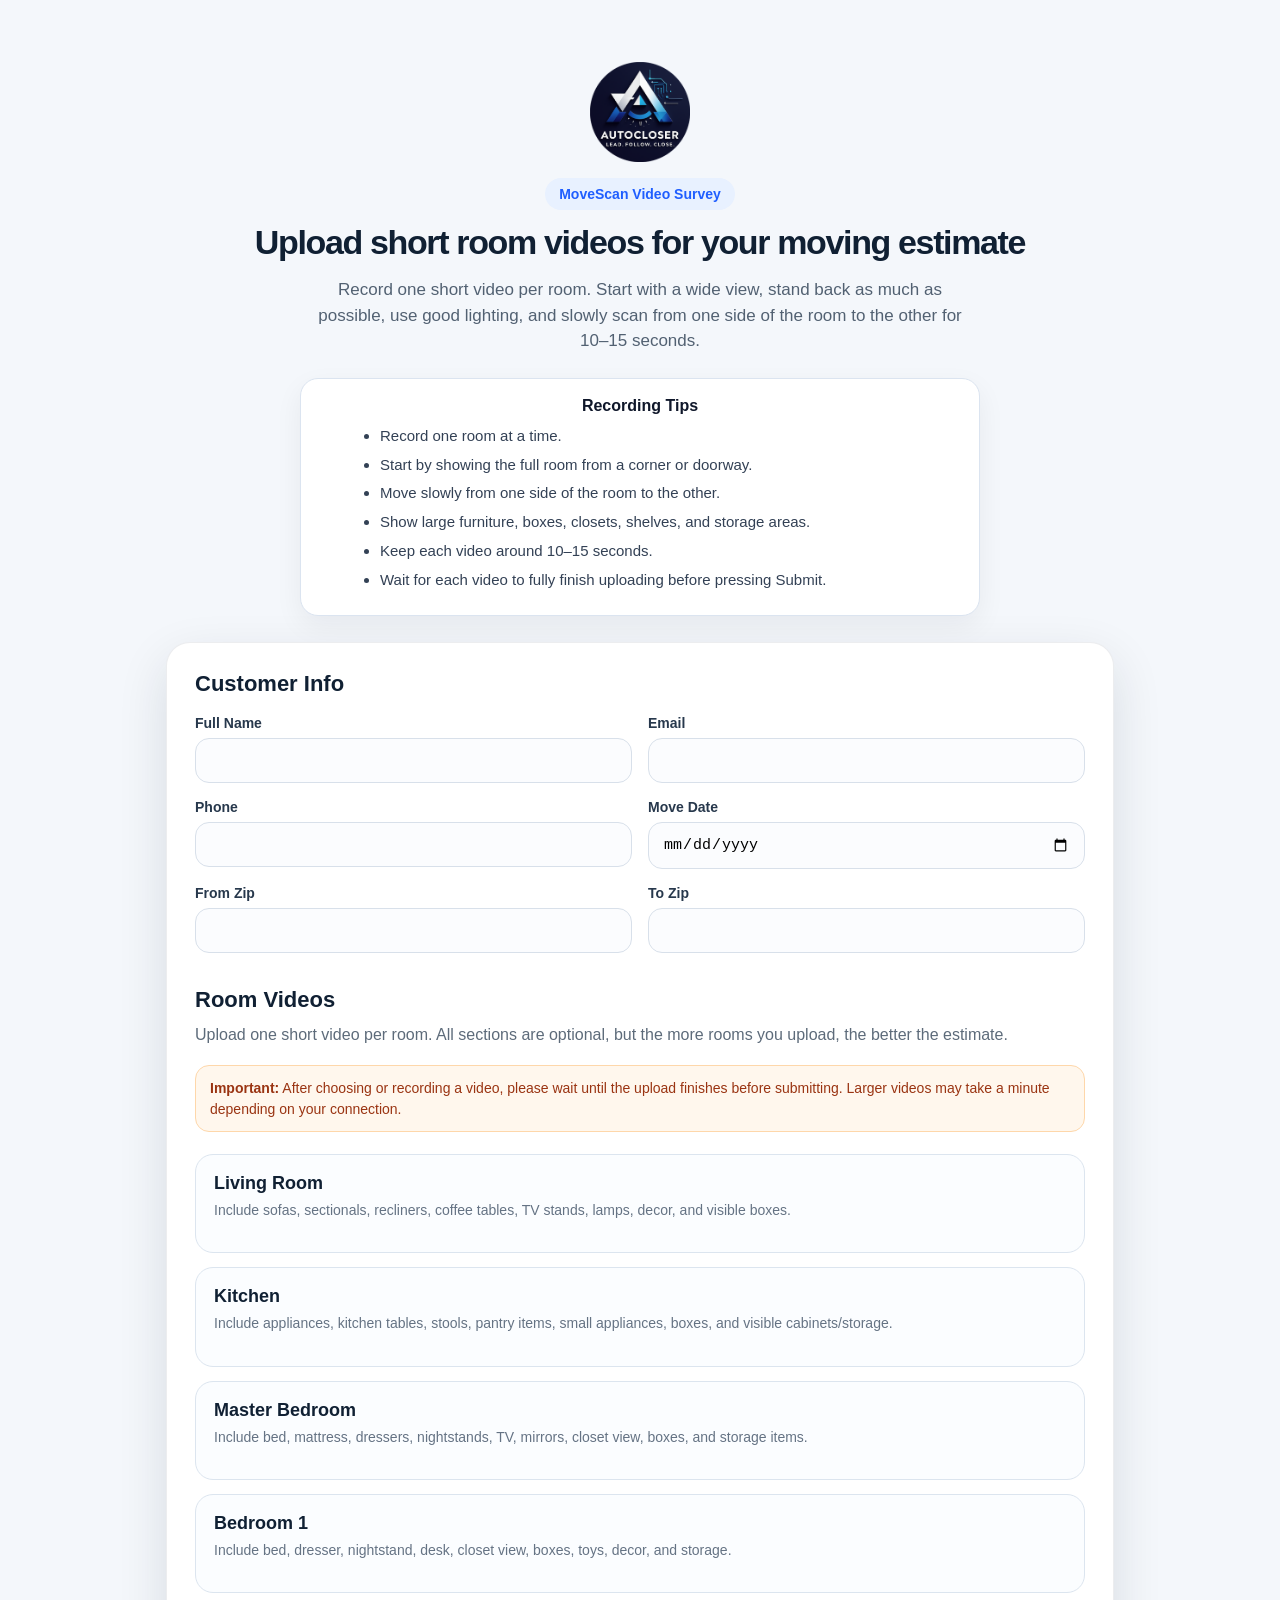
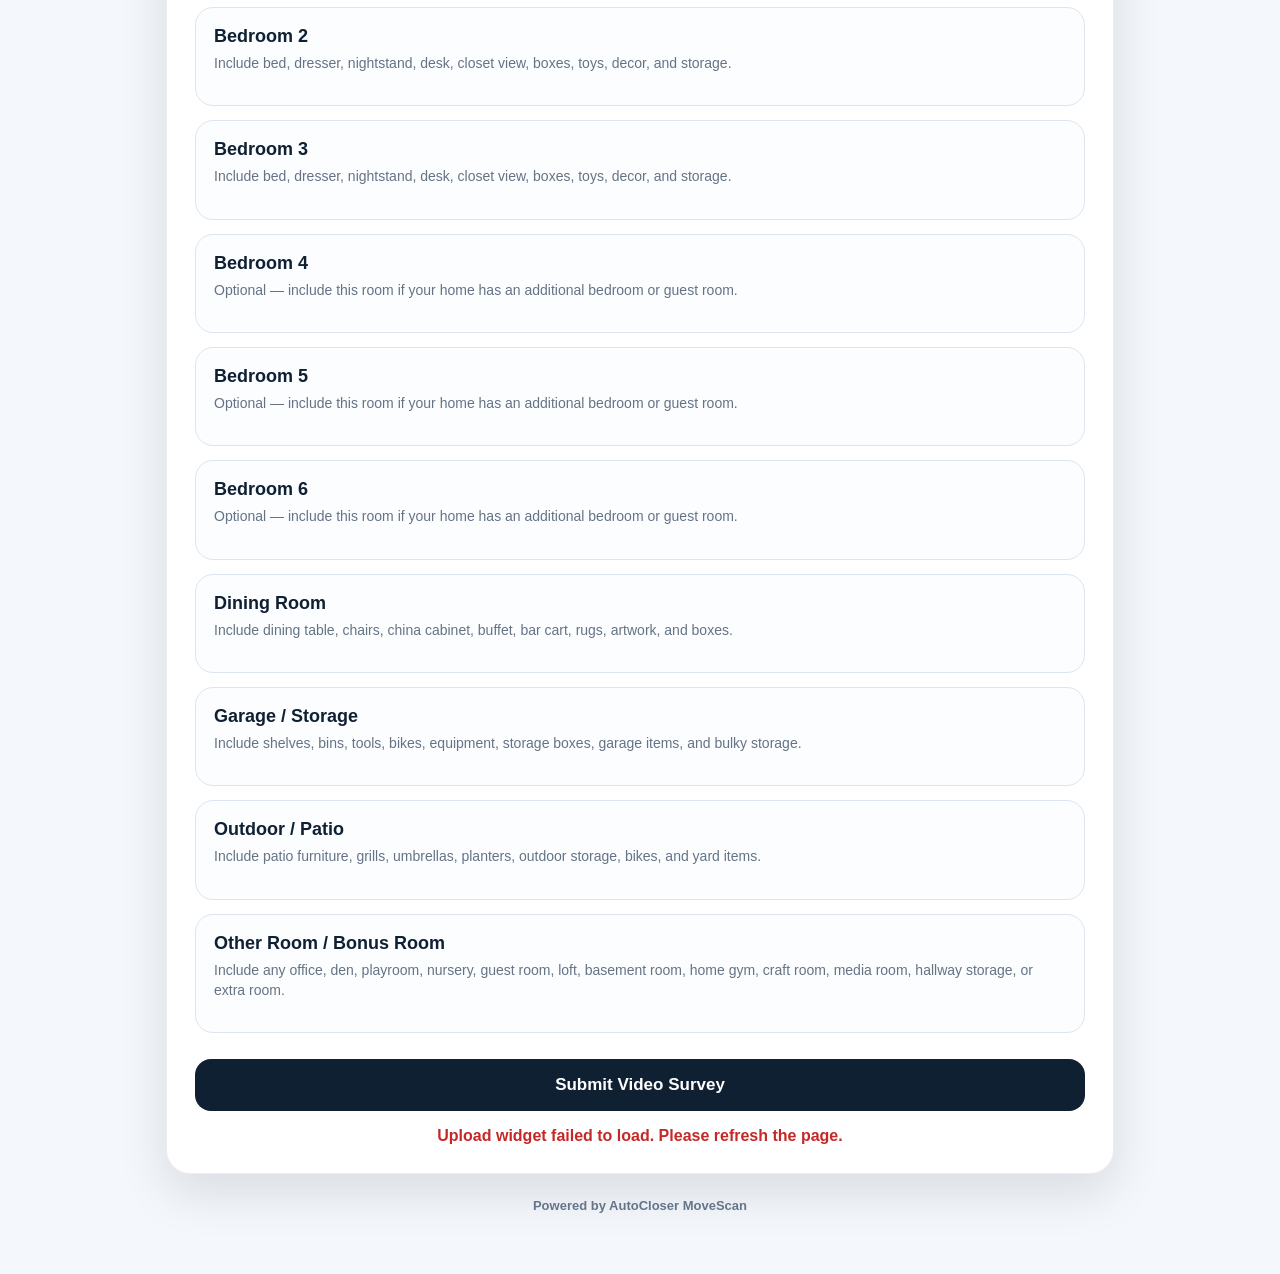
<file: index.html>
<!DOCTYPE html>
<html lang="en">
<head>
  <meta charset="UTF-8" />
  <meta name="viewport" content="width=device-width, initial-scale=1.0" />
  <title>MoveScan Video Survey</title>
  <link rel="stylesheet" href="/style.css?v=21" />
</head>
<body>

  <main class="page">
    <section class="hero">
      <div class="brand-logo-wrap">
  <img id="brandLogo" src="/CC_20250926_175433.png" alt="AutoCloser MoveScan" class="brand-logo" />
</div>

      <div class="badge">MoveScan Video Survey</div>

      <h1>Upload short room videos for your moving estimate</h1>

      <p class="hero-subtitle">
        Record one short video per room. Start with a wide view, stand back as much as possible,
        use good lighting, and slowly scan from one side of the room to the other for 10–15 seconds.
      </p>

      <div class="tips-box">
        <div class="tips-title">Recording Tips</div>

        <ul>
          <li>Record one room at a time.</li>
          <li>Start by showing the full room from a corner or doorway.</li>
          <li>Move slowly from one side of the room to the other.</li>
          <li>Show large furniture, boxes, closets, shelves, and storage areas.</li>
          <li>Keep each video around 10–15 seconds.</li>
          <li>Wait for each video to fully finish uploading before pressing Submit.</li>
        </ul>
      </div>
    </section>

    <form id="videoSurveyForm" class="survey-card">

      <h2>Customer Info</h2>

      <div class="grid">
        <label>
          Full Name
          <input type="text" name="name" required />
        </label>

        <label>
          Email
          <input type="email" name="email" required />
        </label>

        <label>
          Phone
          <input type="tel" name="phone" required />
        </label>

        <label>
          Move Date
          <input type="date" name="move_date" />
        </label>

        <label>
          From Zip
          <input type="text" name="from_zip" />
        </label>

        <label>
          To Zip
          <input type="text" name="to_zip" />
        </label>
      </div>

      <h2>Room Videos</h2>

      <p class="helper">
        Upload one short video per room. All sections are optional, but the more rooms you upload,
        the better the estimate.
      </p>

      <p class="upload-note">
        <strong>Important:</strong> After choosing or recording a video, please wait until the upload finishes before submitting.
        Larger videos may take a minute depending on your connection.
      </p>

      <div id="roomUploads" class="rooms"></div>

      <input type="hidden" name="client_code" id="clientCode" value="" />
      <input type="hidden" name="survey_type" value="Video" />

      <button type="submit" class="submit-btn">Submit Video Survey</button>

      <p id="statusMessage" class="status"></p>
    </form>

    <footer class="powered-footer">
      Powered by AutoCloser MoveScan
    </footer>
  </main>

  <script src="https://ucarecdn.com/libs/widget/3.x/uploadcare.full.min.js"></script>
  <script src="/script.js?v=24"></script>
</body>
</html>
</file>
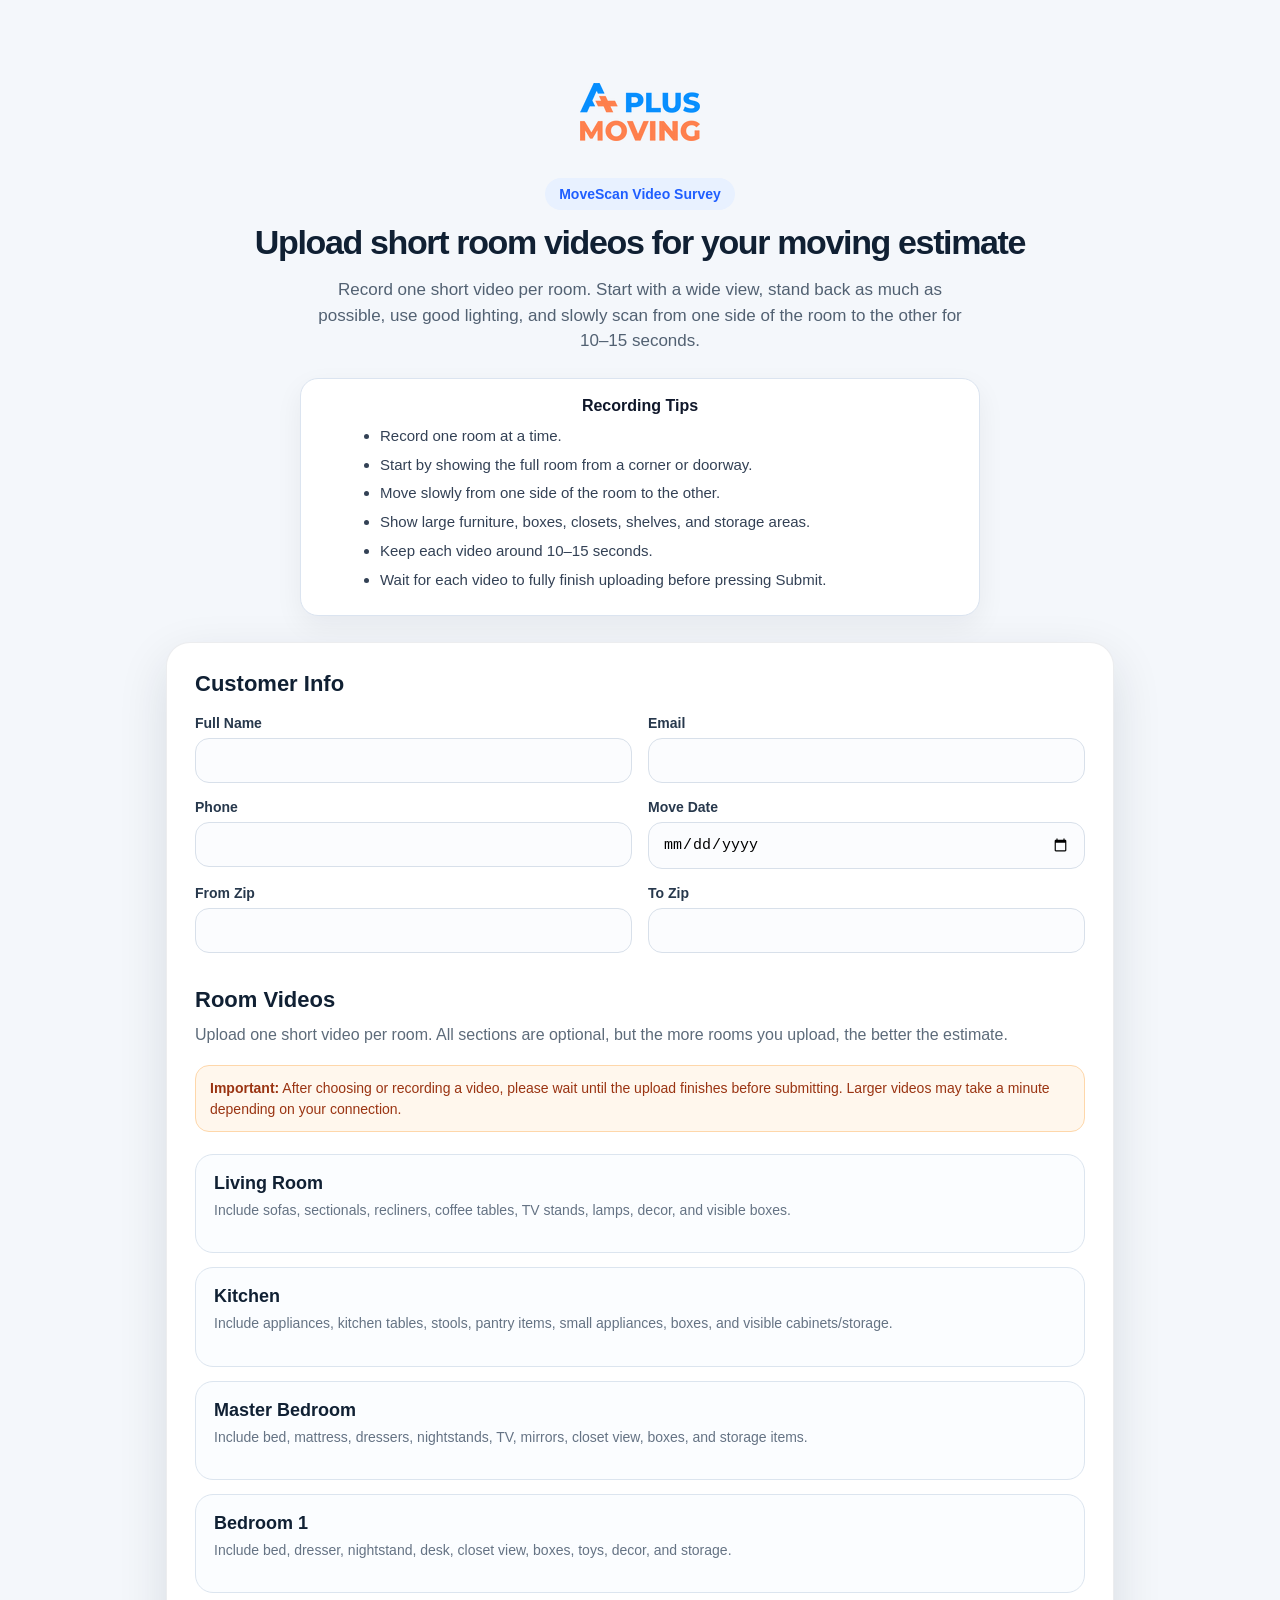
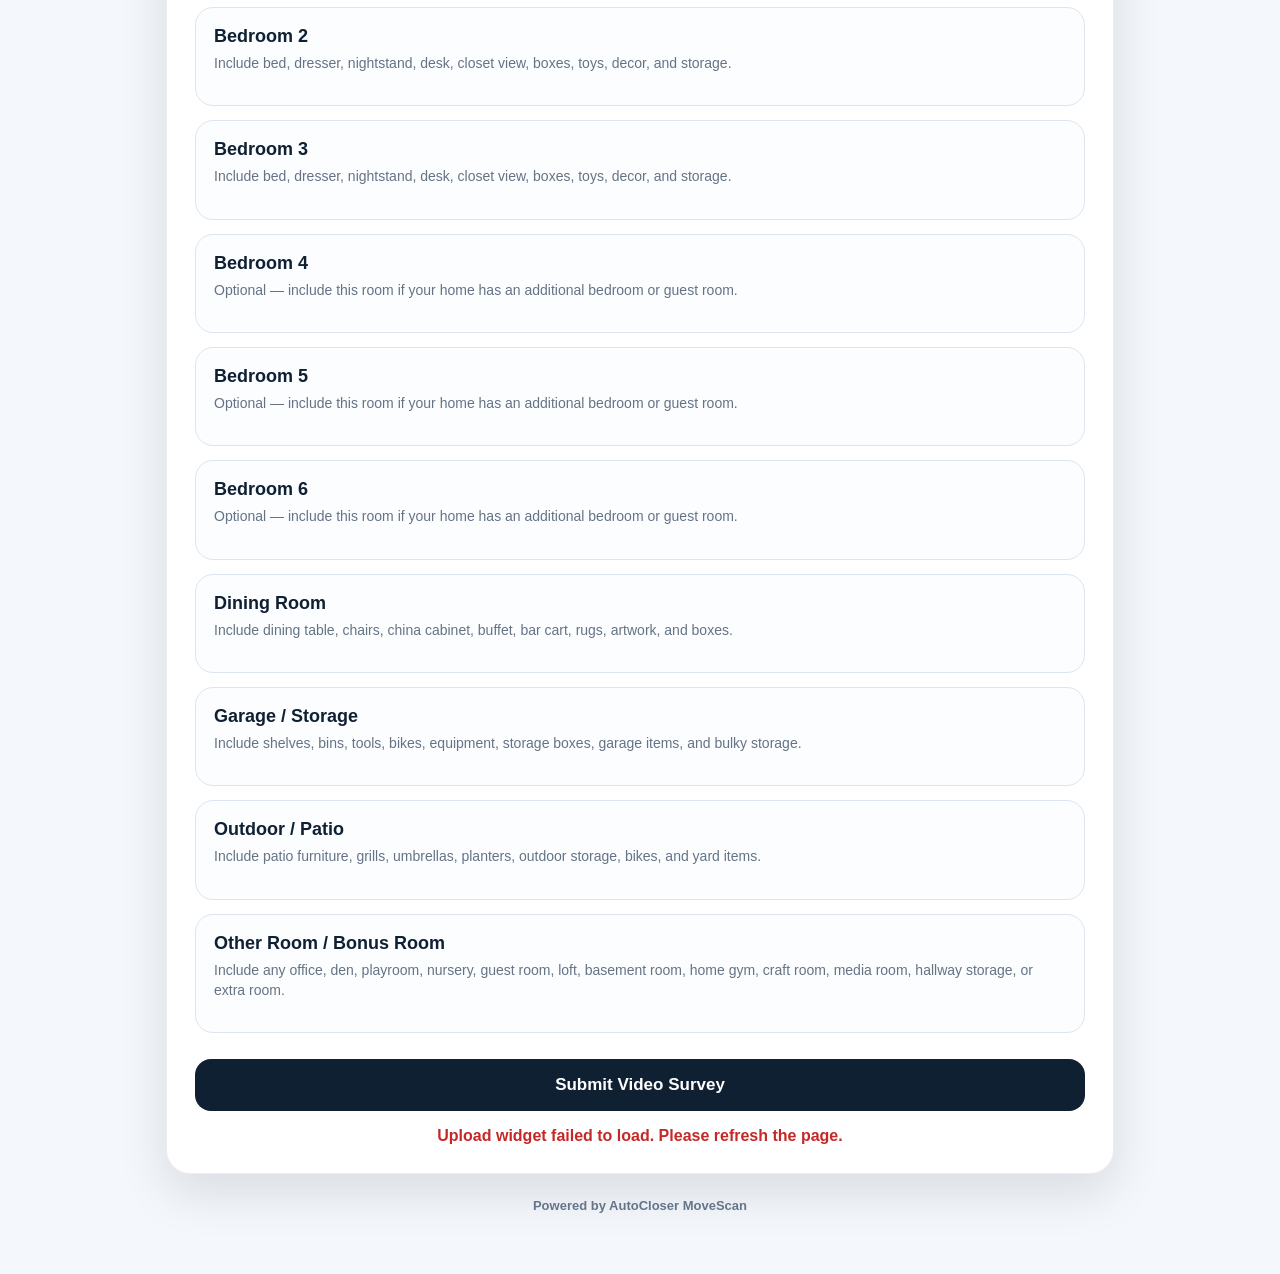
<file: aplus/index.html>
<!DOCTYPE html>
<html lang="en">
<head>
  <meta charset="UTF-8" />
  <meta name="viewport" content="width=device-width, initial-scale=1.0" />
  <title>MoveScan Video Survey</title>
  <link rel="stylesheet" href="/style.css?v=21" />
</head>
<body>

  <main class="page">
    <section class="hero">
      <div class="brand-logo-wrap">
  <img id="brandLogo" src="/AplusMoving.png" alt="A Plus Moving" class="brand-logo" />
</div>

      <div class="badge">MoveScan Video Survey</div>

      <h1>Upload short room videos for your moving estimate</h1>

      <p class="hero-subtitle">
        Record one short video per room. Start with a wide view, stand back as much as possible,
        use good lighting, and slowly scan from one side of the room to the other for 10–15 seconds.
      </p>

      <div class="tips-box">
        <div class="tips-title">Recording Tips</div>

        <ul>
          <li>Record one room at a time.</li>
          <li>Start by showing the full room from a corner or doorway.</li>
          <li>Move slowly from one side of the room to the other.</li>
          <li>Show large furniture, boxes, closets, shelves, and storage areas.</li>
          <li>Keep each video around 10–15 seconds.</li>
          <li>Wait for each video to fully finish uploading before pressing Submit.</li>
        </ul>
      </div>
    </section>

    <form id="videoSurveyForm" class="survey-card">

      <h2>Customer Info</h2>

      <div class="grid">
        <label>
          Full Name
          <input type="text" name="name" required />
        </label>

        <label>
          Email
          <input type="email" name="email" required />
        </label>

        <label>
          Phone
          <input type="tel" name="phone" required />
        </label>

        <label>
          Move Date
          <input type="date" name="move_date" />
        </label>

        <label>
          From Zip
          <input type="text" name="from_zip" />
        </label>

        <label>
          To Zip
          <input type="text" name="to_zip" />
        </label>
      </div>

      <h2>Room Videos</h2>

      <p class="helper">
        Upload one short video per room. All sections are optional, but the more rooms you upload,
        the better the estimate.
      </p>

      <p class="upload-note">
        <strong>Important:</strong> After choosing or recording a video, please wait until the upload finishes before submitting.
        Larger videos may take a minute depending on your connection.
      </p>

      <div id="roomUploads" class="rooms"></div>

      <input type="hidden" name="client_code" id="clientCode" value="" />
      <input type="hidden" name="survey_type" value="Video" />

      <button type="submit" class="submit-btn">Submit Video Survey</button>

      <p id="statusMessage" class="status"></p>
    </form>

    <footer class="powered-footer">
      Powered by AutoCloser MoveScan
    </footer>
  </main>

  <script src="https://ucarecdn.com/libs/widget/3.x/uploadcare.full.min.js"></script>
  <script src="/script.js?v=24"></script>
</body>
</html>
</file>
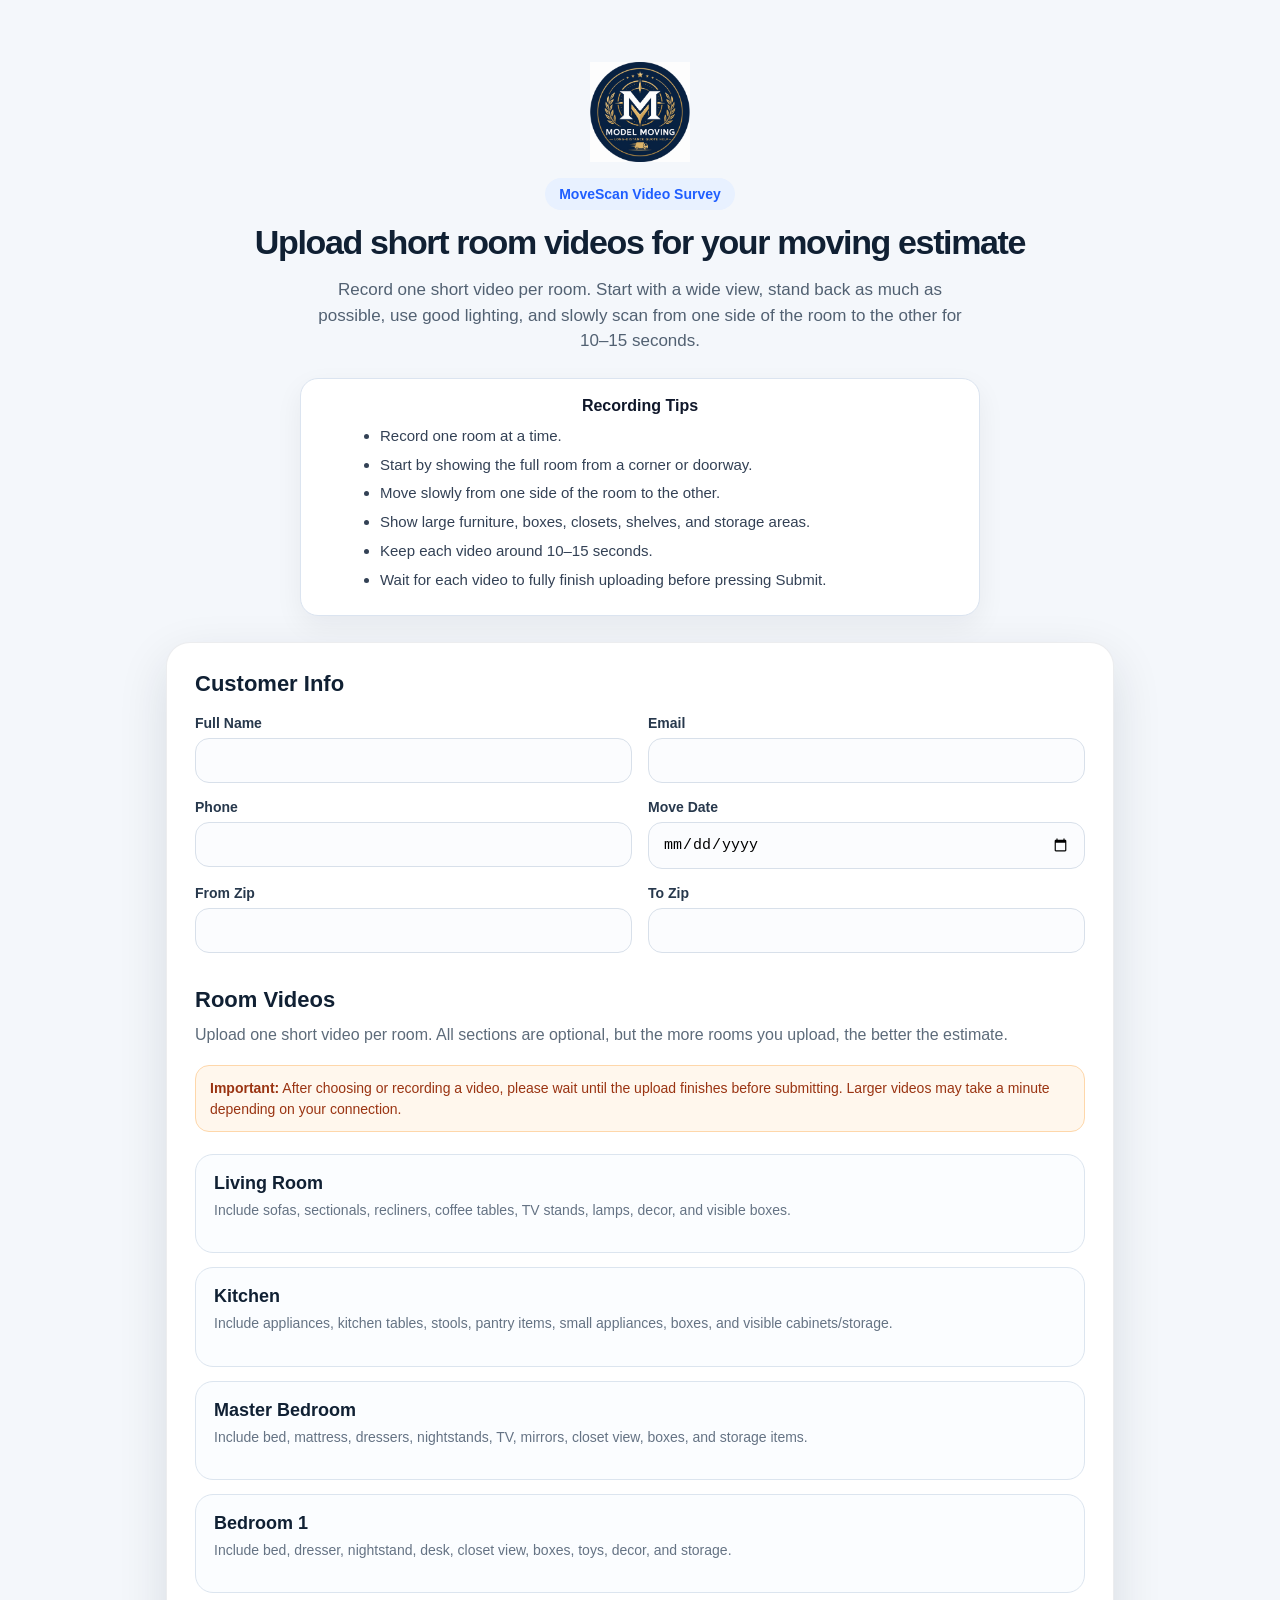
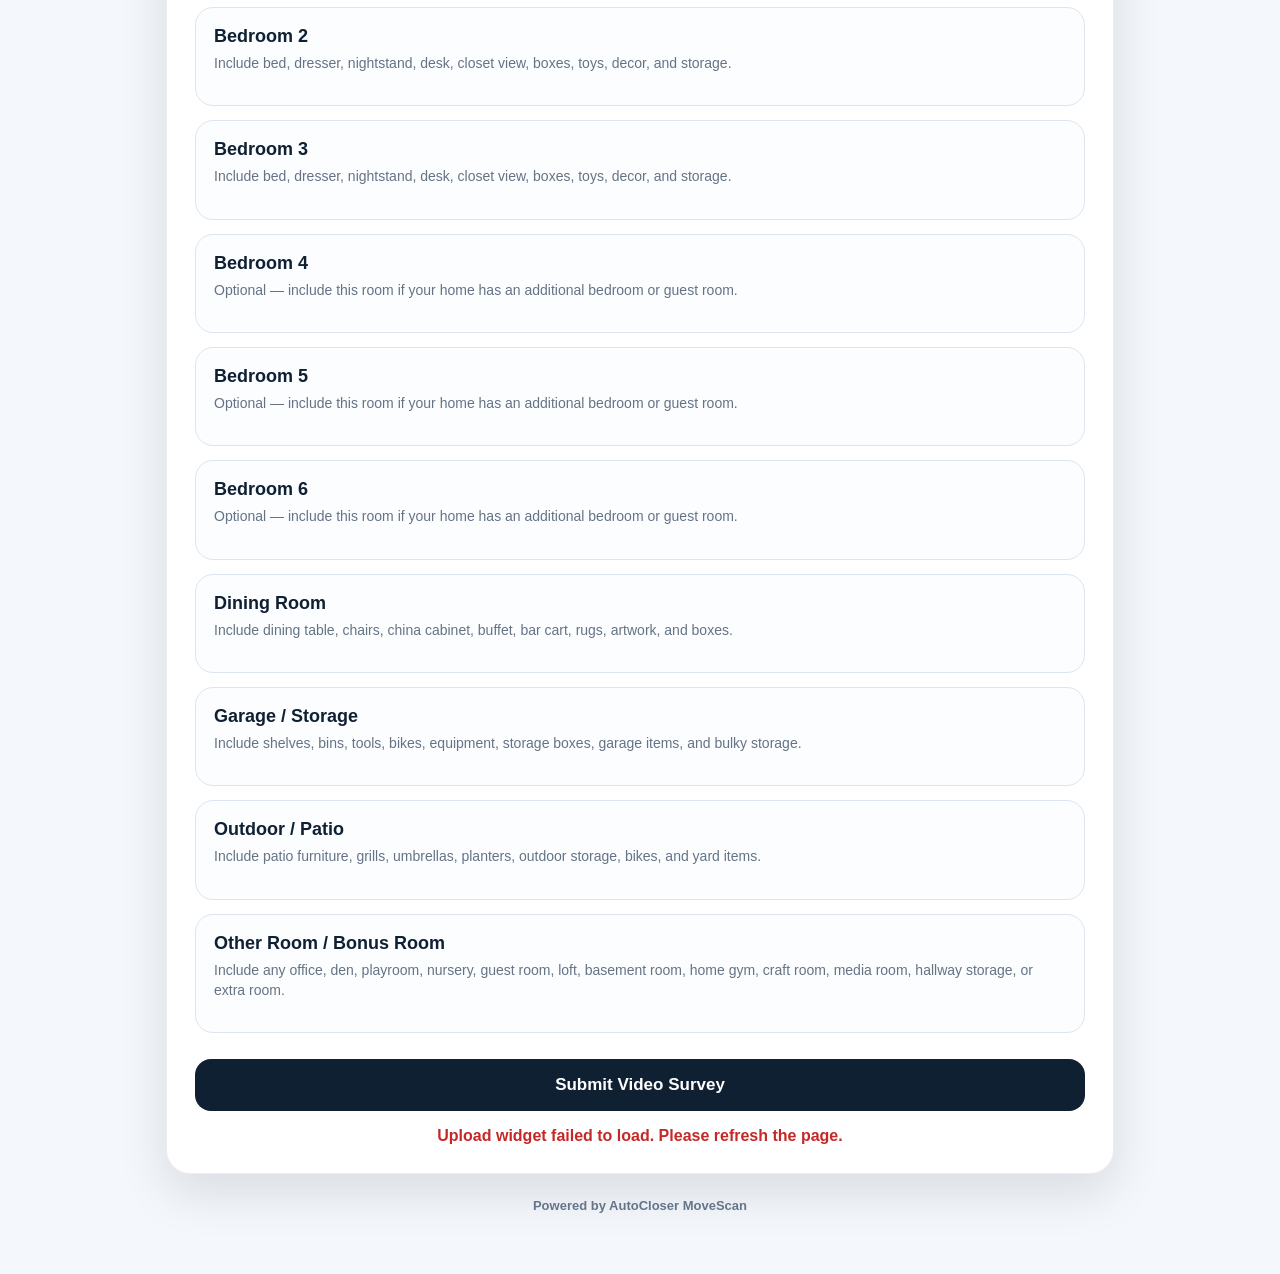
<file: modelmoving/index.html>
<!DOCTYPE html>
<html lang="en">
<head>
  <meta charset="UTF-8" />
  <meta name="viewport" content="width=device-width, initial-scale=1.0" />
  <title>MoveScan Video Survey</title>
  <link rel="stylesheet" href="/style.css?v=21" />
</head>
<body>

  <main class="page">
    <section class="hero">
      <div class="brand-logo-wrap">
  <img id="brandLogo" src="/ModelMoving-Logo.png" alt="Model Moving" class="brand-logo" />
</div>

      <div class="badge">MoveScan Video Survey</div>

      <h1>Upload short room videos for your moving estimate</h1>

      <p class="hero-subtitle">
        Record one short video per room. Start with a wide view, stand back as much as possible,
        use good lighting, and slowly scan from one side of the room to the other for 10–15 seconds.
      </p>

      <div class="tips-box">
        <div class="tips-title">Recording Tips</div>

        <ul>
          <li>Record one room at a time.</li>
          <li>Start by showing the full room from a corner or doorway.</li>
          <li>Move slowly from one side of the room to the other.</li>
          <li>Show large furniture, boxes, closets, shelves, and storage areas.</li>
          <li>Keep each video around 10–15 seconds.</li>
          <li>Wait for each video to fully finish uploading before pressing Submit.</li>
        </ul>
      </div>
    </section>

    <form id="videoSurveyForm" class="survey-card">

      <h2>Customer Info</h2>

      <div class="grid">
        <label>
          Full Name
          <input type="text" name="name" required />
        </label>

        <label>
          Email
          <input type="email" name="email" required />
        </label>

        <label>
          Phone
          <input type="tel" name="phone" required />
        </label>

        <label>
          Move Date
          <input type="date" name="move_date" />
        </label>

        <label>
          From Zip
          <input type="text" name="from_zip" />
        </label>

        <label>
          To Zip
          <input type="text" name="to_zip" />
        </label>
      </div>

      <h2>Room Videos</h2>

      <p class="helper">
        Upload one short video per room. All sections are optional, but the more rooms you upload,
        the better the estimate.
      </p>

      <p class="upload-note">
        <strong>Important:</strong> After choosing or recording a video, please wait until the upload finishes before submitting.
        Larger videos may take a minute depending on your connection.
      </p>

      <div id="roomUploads" class="rooms"></div>

      <input type="hidden" name="client_code" id="clientCode" value="" />
      <input type="hidden" name="survey_type" value="Video" />

      <button type="submit" class="submit-btn">Submit Video Survey</button>

      <p id="statusMessage" class="status"></p>
    </form>

    <footer class="powered-footer">
      Powered by AutoCloser MoveScan
    </footer>
  </main>

  <script src="https://ucarecdn.com/libs/widget/3.x/uploadcare.full.min.js"></script>
  <script src="/script.js?v=24"></script>
</body>
</html>
</file>
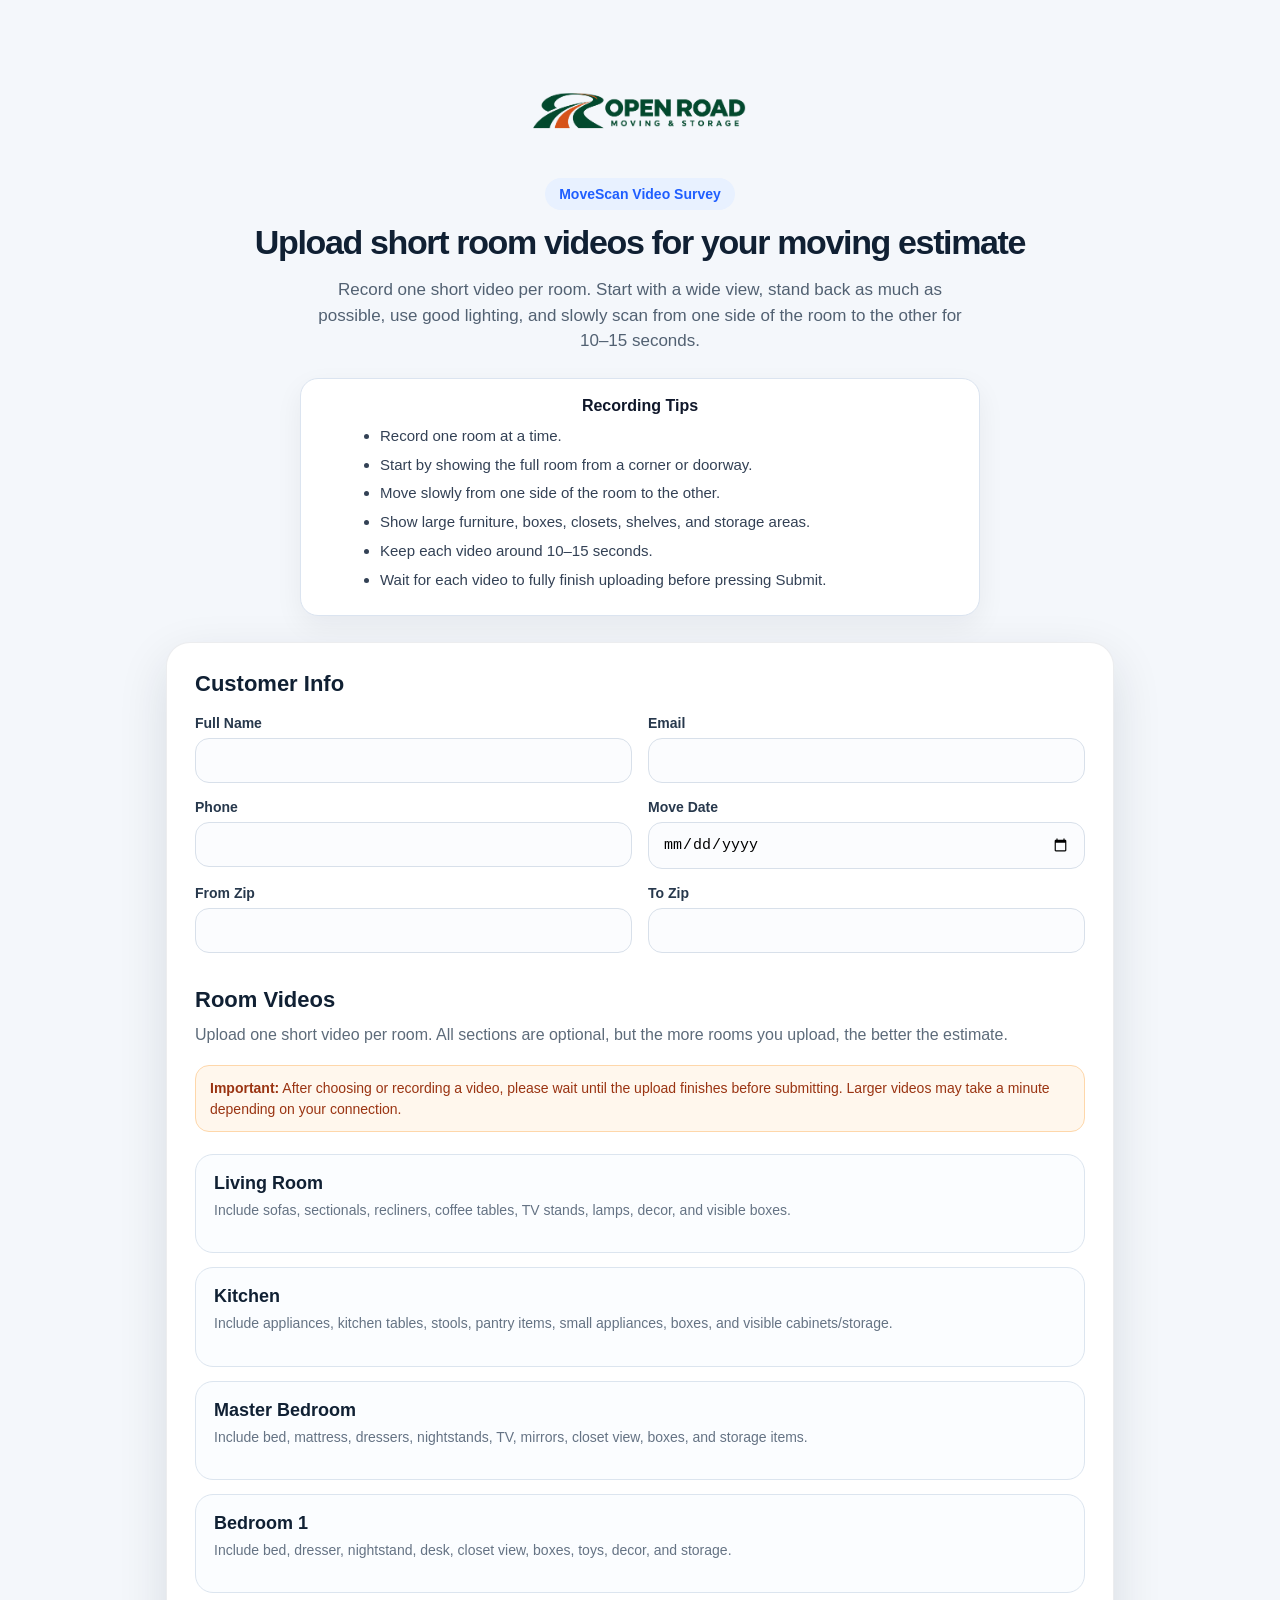
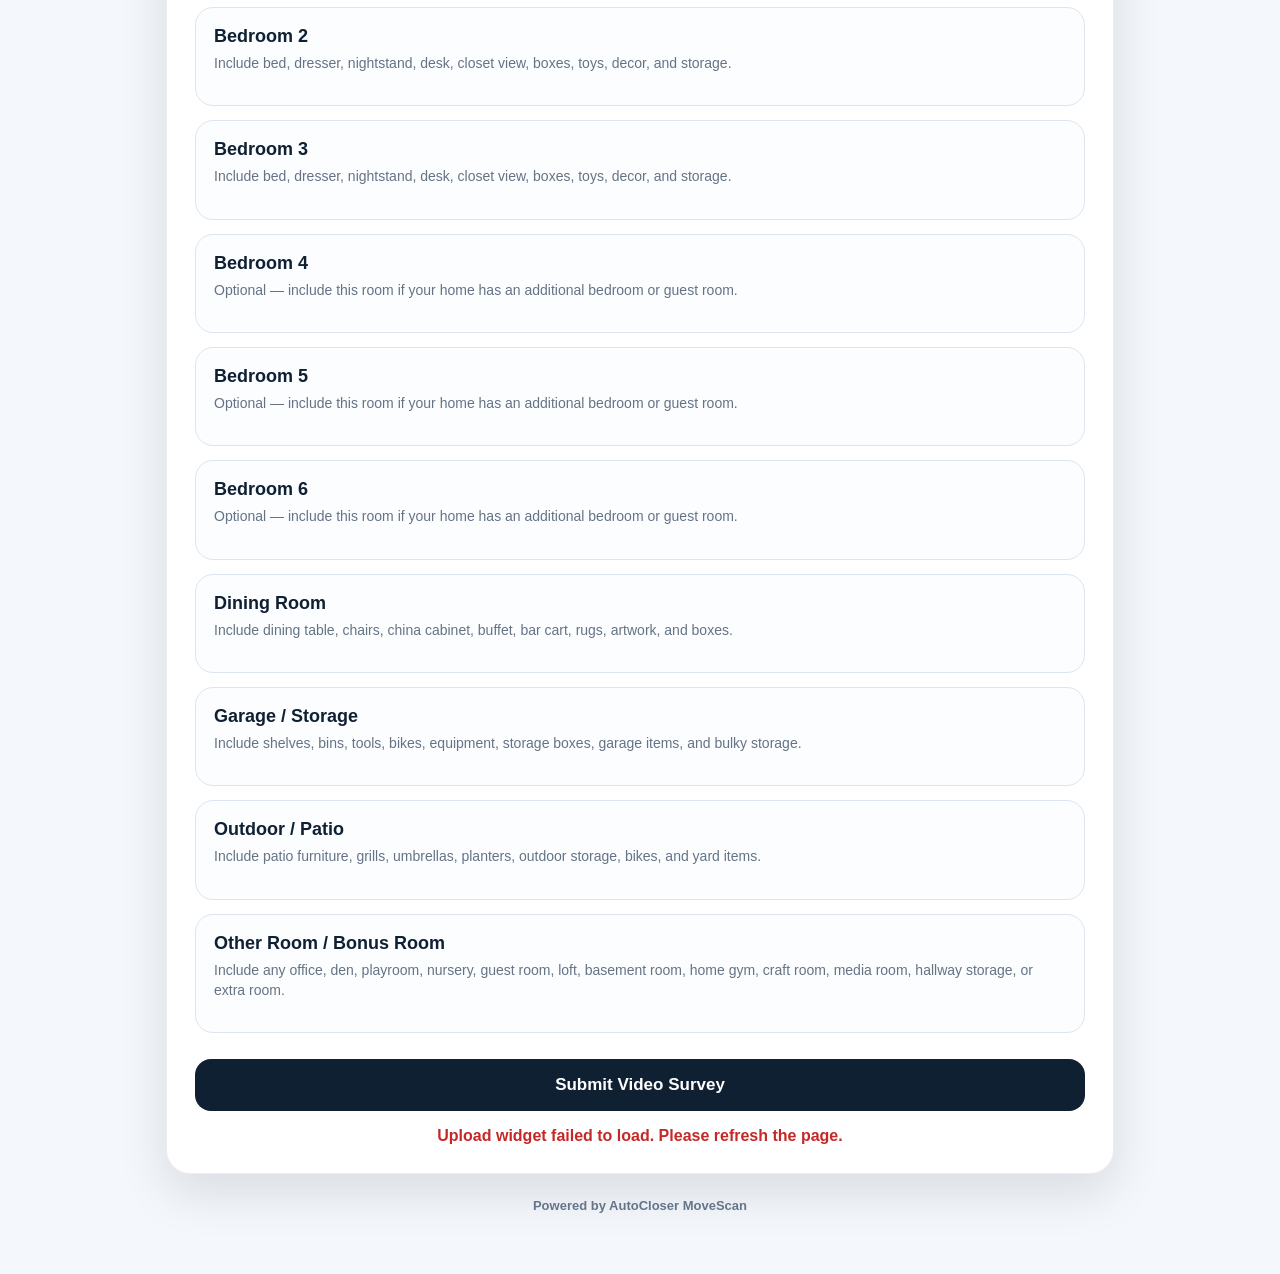
<file: openroad/index.html>
<!DOCTYPE html>
<html lang="en">
<head>
  <meta charset="UTF-8" />
  <meta name="viewport" content="width=device-width, initial-scale=1.0" />
  <title>Open Road Moving &amp; Storage · Video Survey</title>
  <link rel="stylesheet" href="/style.css?v=21" />
</head>
<body>

  <main class="page">
    <section class="hero">
      <div class="brand-logo-wrap">
  <img id="brandLogo" src="/OpenRoadLogo.png" alt="Open Road Moving &amp; Storage" class="brand-logo" />
</div>

      <div class="badge">MoveScan Video Survey</div>

      <h1>Upload short room videos for your moving estimate</h1>

      <p class="hero-subtitle">
        Record one short video per room. Start with a wide view, stand back as much as possible,
        use good lighting, and slowly scan from one side of the room to the other for 10–15 seconds.
      </p>

      <div class="tips-box">
        <div class="tips-title">Recording Tips</div>

        <ul>
          <li>Record one room at a time.</li>
          <li>Start by showing the full room from a corner or doorway.</li>
          <li>Move slowly from one side of the room to the other.</li>
          <li>Show large furniture, boxes, closets, shelves, and storage areas.</li>
          <li>Keep each video around 10–15 seconds.</li>
          <li>Wait for each video to fully finish uploading before pressing Submit.</li>
        </ul>
      </div>
    </section>

    <form id="videoSurveyForm" class="survey-card">

      <h2>Customer Info</h2>

      <div class="grid">
        <label>
          Full Name
          <input type="text" name="name" required />
        </label>

        <label>
          Email
          <input type="email" name="email" required />
        </label>

        <label>
          Phone
          <input type="tel" name="phone" required />
        </label>

        <label>
          Move Date
          <input type="date" name="move_date" />
        </label>

        <label>
          From Zip
          <input type="text" name="from_zip" />
        </label>

        <label>
          To Zip
          <input type="text" name="to_zip" />
        </label>
      </div>

      <h2>Room Videos</h2>

      <p class="helper">
        Upload one short video per room. All sections are optional, but the more rooms you upload,
        the better the estimate.
      </p>

      <p class="upload-note">
        <strong>Important:</strong> After choosing or recording a video, please wait until the upload finishes before submitting.
        Larger videos may take a minute depending on your connection.
      </p>

      <div id="roomUploads" class="rooms"></div>

      <input type="hidden" name="client_code" id="clientCode" value="" />
      <input type="hidden" name="survey_type" value="Video" />

      <button type="submit" class="submit-btn">Submit Video Survey</button>

      <p id="statusMessage" class="status"></p>
    </form>

    <footer class="powered-footer">
      Powered by AutoCloser MoveScan
    </footer>
  </main>

  <script src="https://ucarecdn.com/libs/widget/3.x/uploadcare.full.min.js"></script>
  <script src="/script.js?v=25"></script>
</body>
</html>
</file>
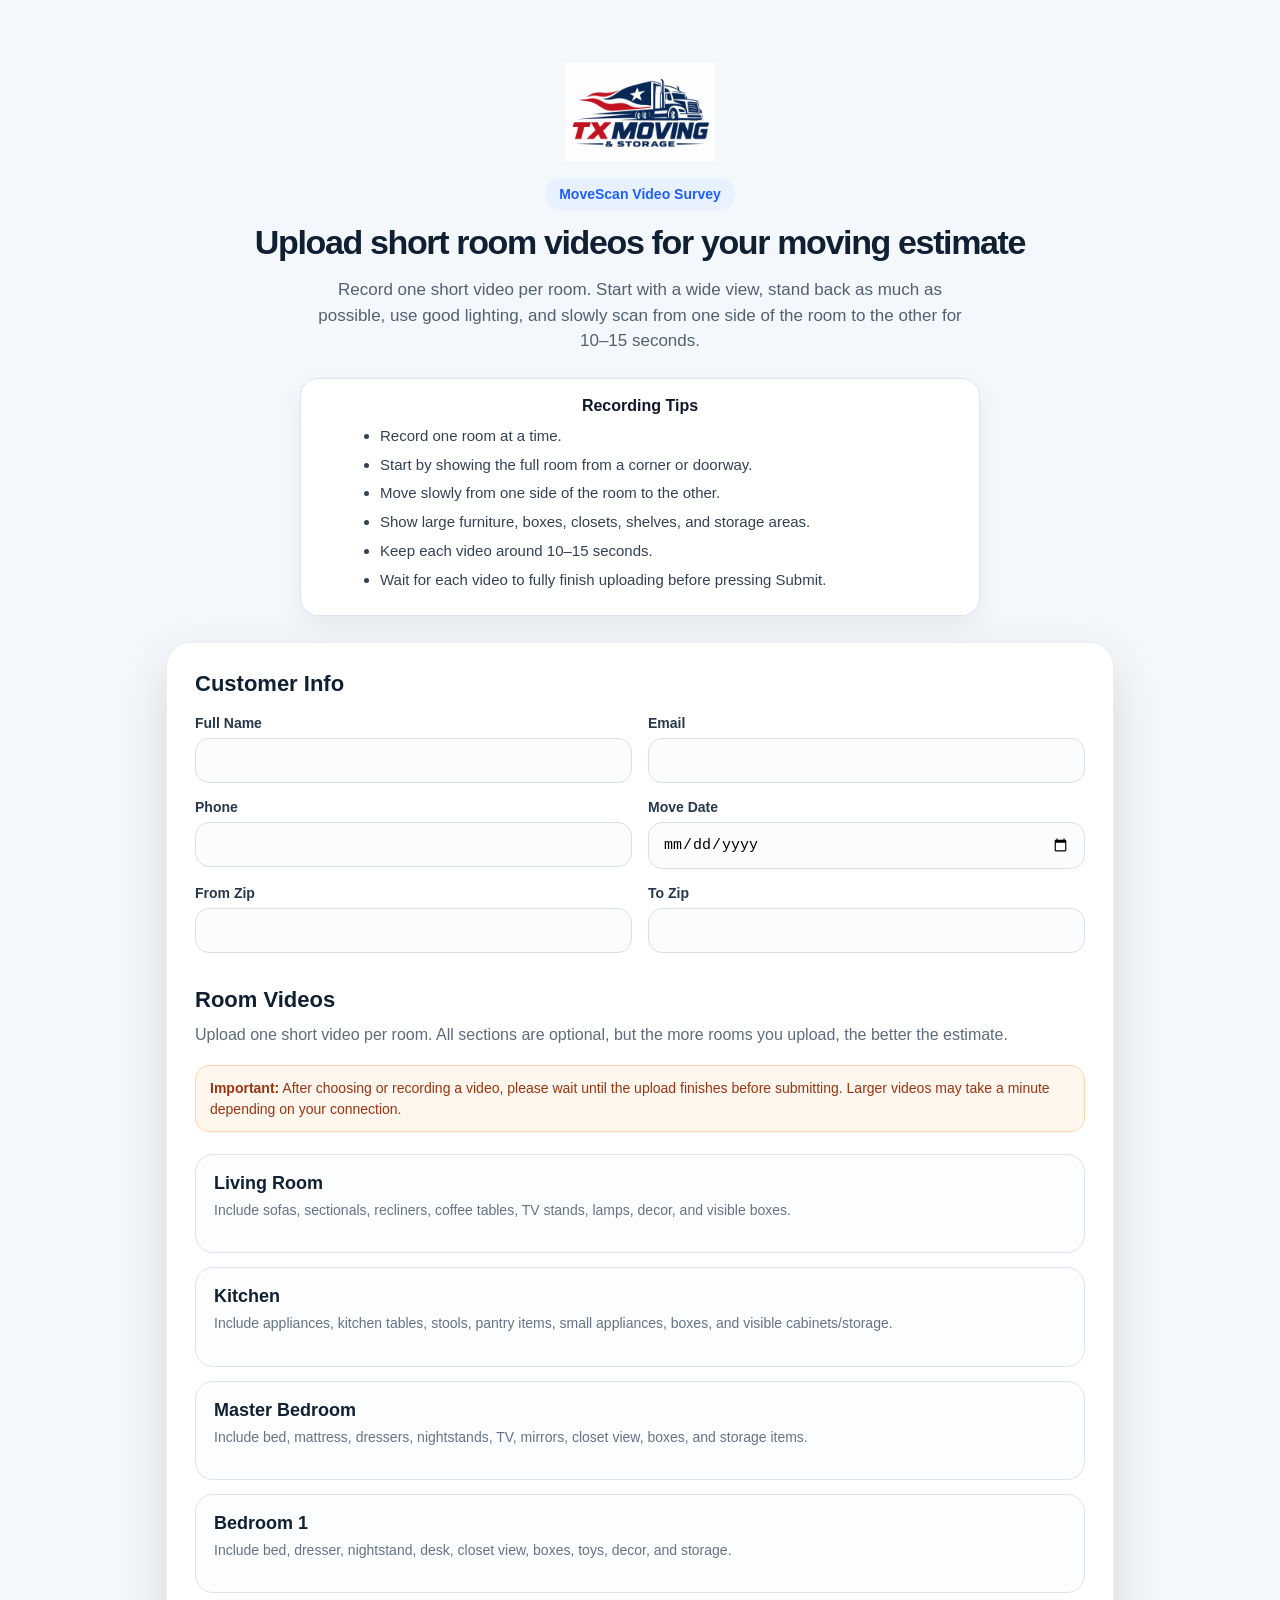
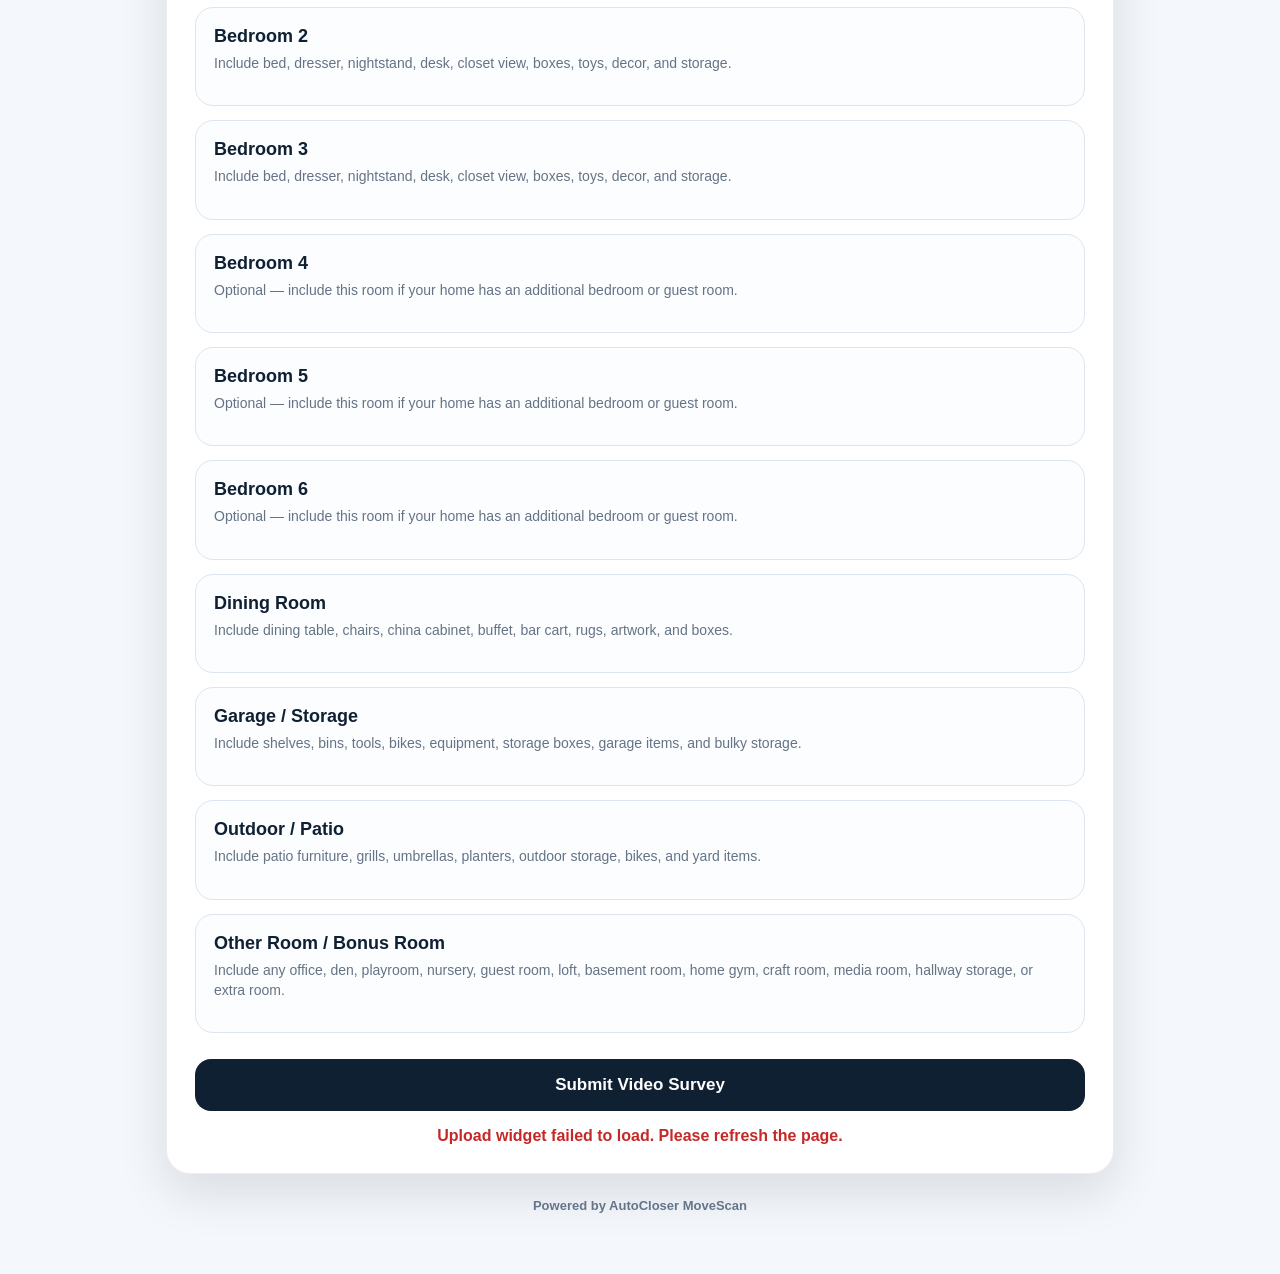
<file: txmoving/index.html>
<!DOCTYPE html>
<html lang="en">
<head>
  <meta charset="UTF-8" />
  <meta name="viewport" content="width=device-width, initial-scale=1.0" />
  <title>MoveScan Video Survey</title>
  <link rel="stylesheet" href="/style.css?v=21" />
</head>
<body>

  <main class="page">
    <section class="hero">
      <div class="brand-logo-wrap">
  <img id="brandLogo" src="/TX%20Moving%20NEW%20Logo.png" alt="TX Moving &amp; Storage" class="brand-logo" />
</div>

      <div class="badge">MoveScan Video Survey</div>

      <h1>Upload short room videos for your moving estimate</h1>

      <p class="hero-subtitle">
        Record one short video per room. Start with a wide view, stand back as much as possible,
        use good lighting, and slowly scan from one side of the room to the other for 10–15 seconds.
      </p>

      <div class="tips-box">
        <div class="tips-title">Recording Tips</div>

        <ul>
          <li>Record one room at a time.</li>
          <li>Start by showing the full room from a corner or doorway.</li>
          <li>Move slowly from one side of the room to the other.</li>
          <li>Show large furniture, boxes, closets, shelves, and storage areas.</li>
          <li>Keep each video around 10–15 seconds.</li>
          <li>Wait for each video to fully finish uploading before pressing Submit.</li>
        </ul>
      </div>
    </section>

    <form id="videoSurveyForm" class="survey-card">

      <h2>Customer Info</h2>

      <div class="grid">
        <label>
          Full Name
          <input type="text" name="name" required />
        </label>

        <label>
          Email
          <input type="email" name="email" required />
        </label>

        <label>
          Phone
          <input type="tel" name="phone" required />
        </label>

        <label>
          Move Date
          <input type="date" name="move_date" />
        </label>

        <label>
          From Zip
          <input type="text" name="from_zip" />
        </label>

        <label>
          To Zip
          <input type="text" name="to_zip" />
        </label>
      </div>

      <h2>Room Videos</h2>

      <p class="helper">
        Upload one short video per room. All sections are optional, but the more rooms you upload,
        the better the estimate.
      </p>

      <p class="upload-note">
        <strong>Important:</strong> After choosing or recording a video, please wait until the upload finishes before submitting.
        Larger videos may take a minute depending on your connection.
      </p>

      <div id="roomUploads" class="rooms"></div>

      <input type="hidden" name="client_code" id="clientCode" value="" />
      <input type="hidden" name="survey_type" value="Video" />

      <button type="submit" class="submit-btn">Submit Video Survey</button>

      <p id="statusMessage" class="status"></p>
    </form>

    <footer class="powered-footer">
      Powered by AutoCloser MoveScan
    </footer>
  </main>

  <script src="https://ucarecdn.com/libs/widget/3.x/uploadcare.full.min.js"></script>
  <script src="/script.js?v=24"></script>
</body>
</html>
</file>
<file: style.css>
* {
  box-sizing: border-box;
}

body {
  margin: 0;
  font-family: Arial, sans-serif;
  background: #f4f7fb;
  color: #102033;
}

.page {
  width: 100%;
  max-width: 980px;
  margin: 0 auto;
  padding: 28px 16px 60px;
}

.hero {
  text-align: center;
  padding: 34px 18px 26px;
}

/* Universal logo holder — works for wide, square, PNG, JPG, GIF logos */
.brand-logo-wrap {
  width: 220px;
  height: 100px;
  margin: 0 auto 16px;
  display: flex;
  align-items: center;
  justify-content: center;
}

.brand-logo {
  max-width: 100% !important;
  max-height: 100% !important;
  width: auto !important;
  height: auto !important;
  display: block;
  object-fit: contain;
}

.badge {
  display: inline-block;
  padding: 8px 14px;
  border-radius: 999px;
  background: #e8f1ff;
  color: #1f5eff;
  font-weight: 700;
  font-size: 14px;
  margin-bottom: 14px;
}

.hero h1 {
  margin: 0;
  font-size: 34px;
  line-height: 1.1;
  letter-spacing: -0.04em;
}

.hero p,
.hero-subtitle {
  max-width: 660px;
  margin: 16px auto 0;
  font-size: 17px;
  line-height: 1.5;
  color: #526172;
}

.tips-box {
  margin: 24px auto 0;
  max-width: 680px;
  background: #ffffff;
  border: 1px solid #dbe4f0;
  border-radius: 18px;
  padding: 18px 22px;
  box-shadow: 0 10px 28px rgba(15, 23, 42, 0.06);
  color: #334155;
  text-align: left;
}

.tips-title,
.tips-box strong {
  display: block;
  color: #0f172a;
  font-size: 16px;
  font-weight: 800;
  margin-bottom: 10px;
  text-align: center;
}

.tips-box ul {
  margin: 0 auto;
  padding-left: 20px;
  max-width: 560px;
}

.tips-box li {
  margin: 7px 0;
  line-height: 1.45;
  font-size: 15px;
}

.survey-card {
  background: white;
  border-radius: 24px;
  padding: 28px;
  box-shadow: 0 18px 50px rgba(16, 32, 51, 0.12);
  border: 1px solid rgba(16, 32, 51, 0.08);
}

h2 {
  margin: 0 0 18px;
  font-size: 22px;
}

.grid {
  display: grid;
  grid-template-columns: repeat(2, 1fr);
  gap: 16px;
  margin-bottom: 34px;
}

label {
  display: flex;
  flex-direction: column;
  gap: 7px;
  font-weight: 700;
  font-size: 14px;
  color: #27384c;
}

input,
select,
textarea {
  width: 100%;
  border: 1px solid #d8e0ea;
  border-radius: 14px;
  padding: 13px 14px;
  font-size: 15px;
  outline: none;
  background: #fbfcfe;
}

input:focus,
select:focus,
textarea:focus {
  border-color: #1f5eff;
  box-shadow: 0 0 0 3px rgba(31, 94, 255, 0.12);
}

.helper {
  margin: -8px 0 18px;
  color: #5d6b7a;
  line-height: 1.5;
}

.upload-note {
  margin: 12px 0 22px;
  background: #fff7ed;
  border: 1px solid #fed7aa;
  color: #9a3412;
  border-radius: 14px;
  padding: 12px 14px;
  font-size: 14px;
  line-height: 1.45;
}

.rooms {
  display: grid;
  grid-template-columns: 1fr;
  gap: 14px;
}

.room-card {
  border: 1px solid #dce5ef;
  border-radius: 18px;
  padding: 18px;
  background: #fbfdff;
}

.room-card h3 {
  margin: 0 0 6px;
  font-size: 18px;
}

.room-card p {
  margin: 0 0 14px;
  color: #657384;
  line-height: 1.45;
  font-size: 14px;
}

.uploadcare--widget__button {
  background: #1f5eff !important;
  border-radius: 12px !important;
  padding: 11px 16px !important;
}

.submit-btn {
  width: 100%;
  margin-top: 26px;
  border: none;
  border-radius: 16px;
  padding: 16px 20px;
  background: #102033;
  color: white;
  font-size: 17px;
  font-weight: 800;
  cursor: pointer;
}

.submit-btn:hover {
  opacity: 0.92;
}

.submit-btn:disabled {
  opacity: 0.55;
  cursor: not-allowed;
}

.status {
  margin: 16px 0 0;
  font-weight: 700;
  text-align: center;
}

.status.success {
  color: #138a44;
}

.status.error {
  color: #c62828;
}

.powered-footer {
  margin: 24px 0 0;
  text-align: center;
  color: #64748b;
  font-size: 13px;
  font-weight: 700;
}

@media (max-width: 720px) {
  .page {
    padding: 18px 12px 44px;
  }

  .hero {
    padding: 24px 8px 18px;
  }

  .brand-logo-wrap {
    width: 170px;
    height: 80px;
    margin-bottom: 14px;
  }

  .hero h1 {
    font-size: 28px;
  }

  .hero p,
  .hero-subtitle {
    font-size: 15px;
  }

  .tips-box {
    padding: 16px;
    border-radius: 16px;
    margin-top: 18px;
  }

  .tips-title,
  .tips-box strong {
    font-size: 15px;
  }

  .tips-box li {
    font-size: 14px;
  }

  .survey-card {
    padding: 20px;
    border-radius: 20px;
  }

  .grid {
    grid-template-columns: 1fr;
  }

  .upload-note {
    font-size: 13px;
    padding: 11px 12px;
  }
}
</file>
